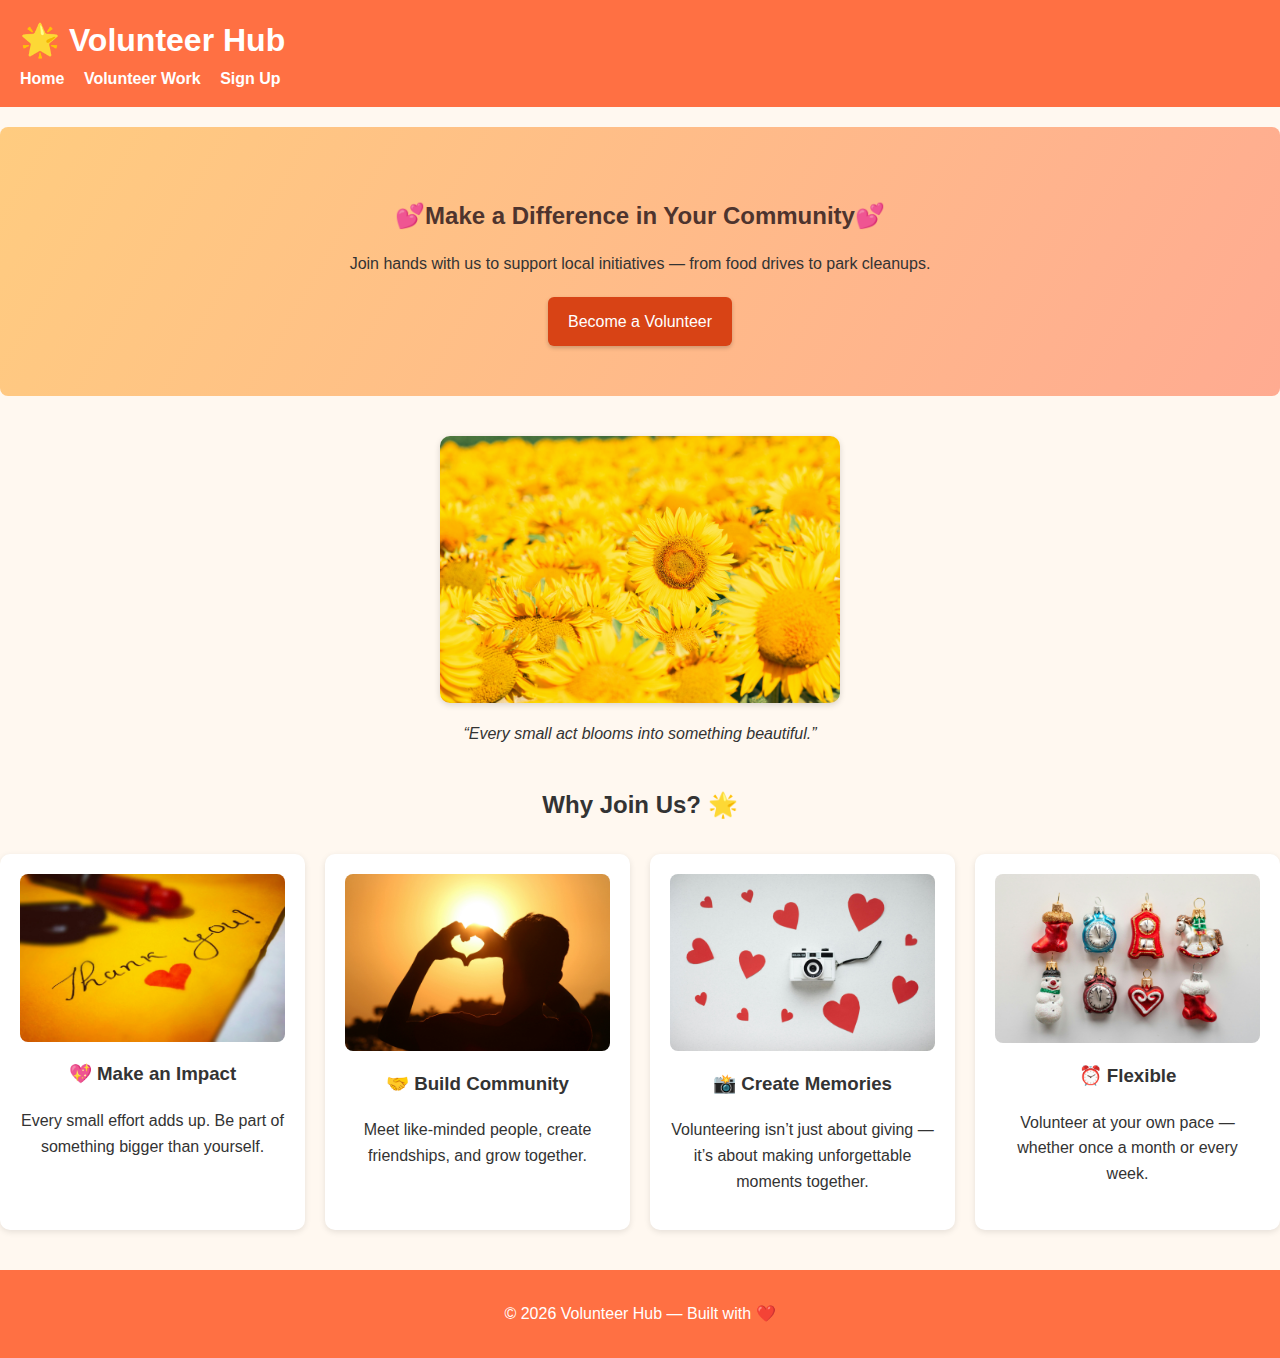
<file: index.html>
<!doctype html>
<html lang="en">
<head>
  <meta charset="utf-8" />
  <meta name="viewport" content="width=device-width, initial-scale=1" />
  <title>Volunteer With Us !!!</title>
  <link rel="stylesheet" href="styles.css" />
</head>
<body>
  <!-- Header -->
  <header class="site-header">
    <h1>🌟 Volunteer Hub</h1>
    <nav>
      <a href="index.html" aria-current="page">Home</a>
      <a href="volunteer-work.html">Volunteer Work</a>
      <a href="contact-google-form.html">Sign Up</a>
    </nav>
  </header>

  <!-- Hero Section -->
  <section class="hero">
    <h2>💕Make a Difference in Your Community💕</h2>
    <p>Join hands with us to support local initiatives — from food drives to park cleanups.</p>
    <a href="contact-google-form.html" class="button">Become a Volunteer</a>
  </section>

  <!-- Feature Image -->
  <section class="container" style="text-align:center; margin-top:40px;">
    <img src="images/flower.jpg" alt="Flower" style="max-width:400px; border-radius:10px; box-shadow:0 2px 6px rgba(0,0,0,0.15);" />
    <p style="margin-top:10px; font-style:italic;">“Every small act blooms into something beautiful.”</p>
  </section>

  <!-- Why Volunteer Section -->
<main class="container">
  <h2 style="text-align:center; margin-top:40px;">Why Join Us? 🌟</h2>
  <div class="grid">
    <div class="card">
      <img src="images/heart.jpg" alt="Make Impact" style="max-width:100%; border-radius:8px; margin-bottom:10px;" />
      <h3>💖 Make an Impact</h3>
      <p>Every small effort adds up. Be part of something bigger than yourself.</p>
    </div>
    <div class="card">
      <img src="images/hands.jpg" alt="Community Spirit" style="max-width:100%; border-radius:8px; margin-bottom:10px;" />
      <h3>🤝 Build Community</h3>
      <p>Meet like-minded people, create friendships, and grow together.</p>
    </div>
    <div class="card">
      <img src="images/memory.jpg" alt="Memorable Moments" style="max-width:100%; border-radius:8px; margin-bottom:10px;" />
      <h3>📸 Create Memories</h3>
      <p>Volunteering isn’t just about giving — it’s about making unforgettable moments together.</p>
   </div>
    <div class="card">
      <img src="images/cloc.jpg" alt="Flexible" style="max-width:100%; border-radius:8px; margin-bottom:10px;" />
      <h3>⏰ Flexible</h3>
      <p>Volunteer at your own pace — whether once a month or every week.</p>
    </div>
  </div>
</main>


  <!-- Footer -->
  <footer class="site-footer">
    <p>© <span id="year"></span> Volunteer Hub — Built with ❤️</p>
  </footer>

  <script>
    document.getElementById("year").textContent = new Date().getFullYear();
  </script>
</body>
</html>
</file>
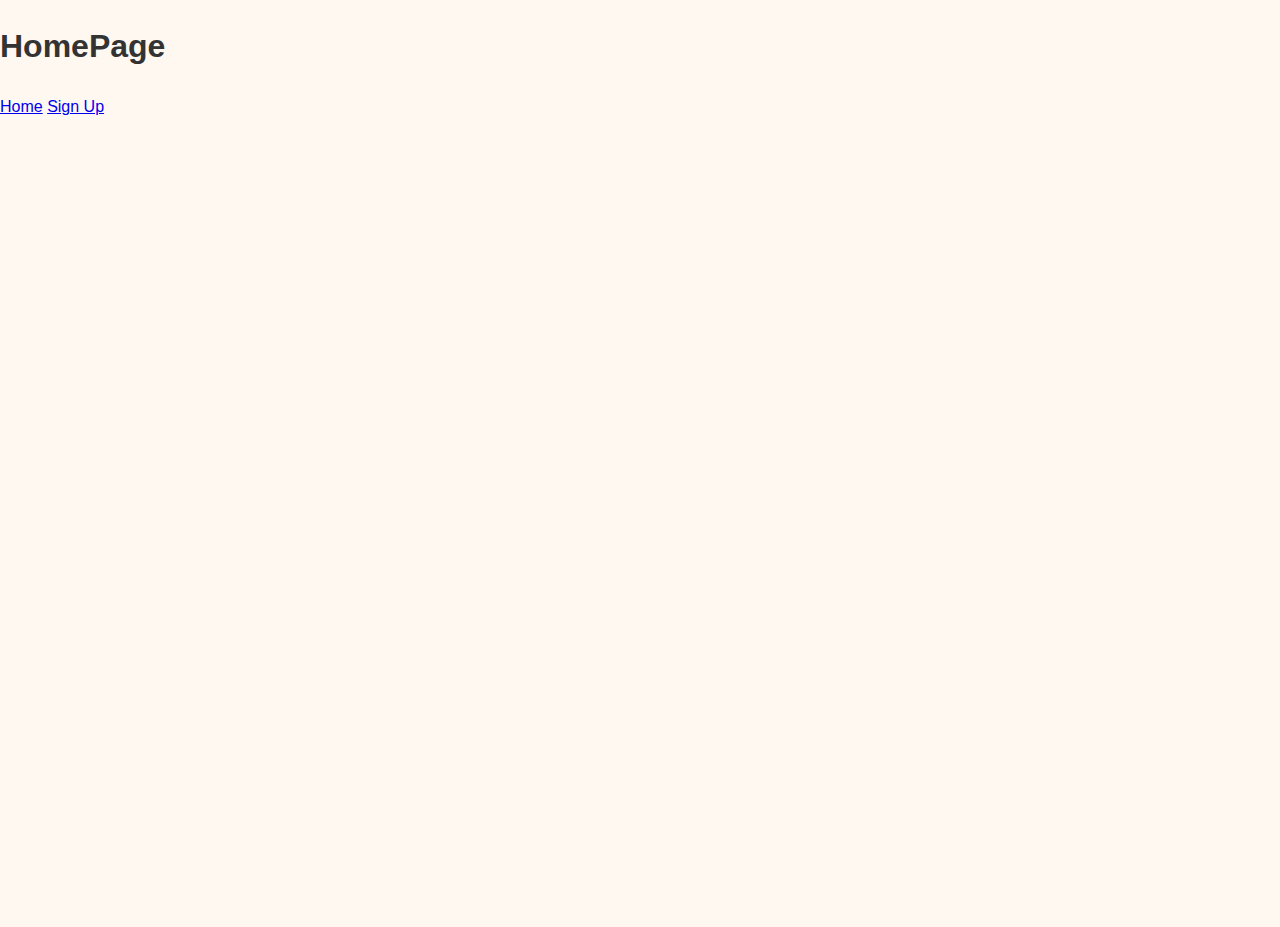
<file: contact-google-form.html>
<!doctype html>
<html lang="en">
<head>
  <meta charset="utf-8" />
  <meta name="viewport" content="width=device-width, initial-scale=1" />
  <title>Order — HomeMade Meals</title>
  <link rel="stylesheet" href="styles.css" />
</head>
<body>
  <header>
    <div class="container">
      <h1>HomePage</h1>
      <nav>
        <a href="index.html">Home</a>
        <a href="contact-google-form.html">Sign Up</a>
      </nav>
    </div>
  </header>


    <!-- Embedded Google Form -->
    <iframe 
      src="https://docs.google.com/forms/d/e/1FAIpQLSeBLki8vQwHJSxRJlp6e8QbBuE_gCaONTPDaoeOZ3BBMOJjJQ/viewform?embedded=true"
      width="100%" 
      height="800" 
      frameborder="0" 
      marginheight="0" 
      marginwidth="0">
      Loading…
    </iframe>
  </main>

  <script>
    document.getElementById("year").textContent = new Date().getFullYear();
  </script>
</body>
</html>
</file>
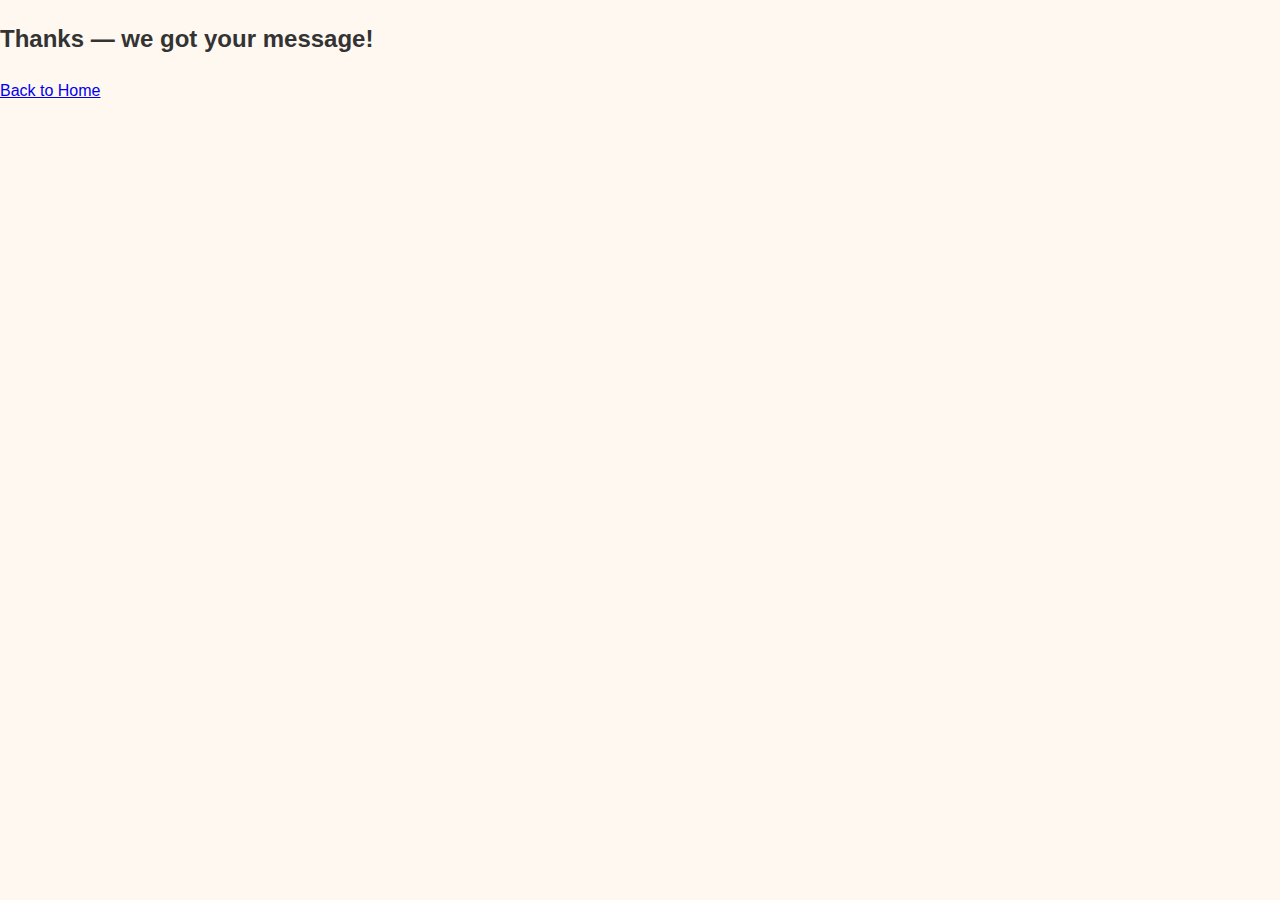
<file: thank-you.html>
<!doctype html>
<html>
<head><meta charset="utf-8"><title>Thanks!</title><link rel="stylesheet" href="styles.css"></head>
<body><main class="container"><h2>Thanks — we got your message!</h2><a href="index.html">Back to Home</a></main></body>
</html>
</file>
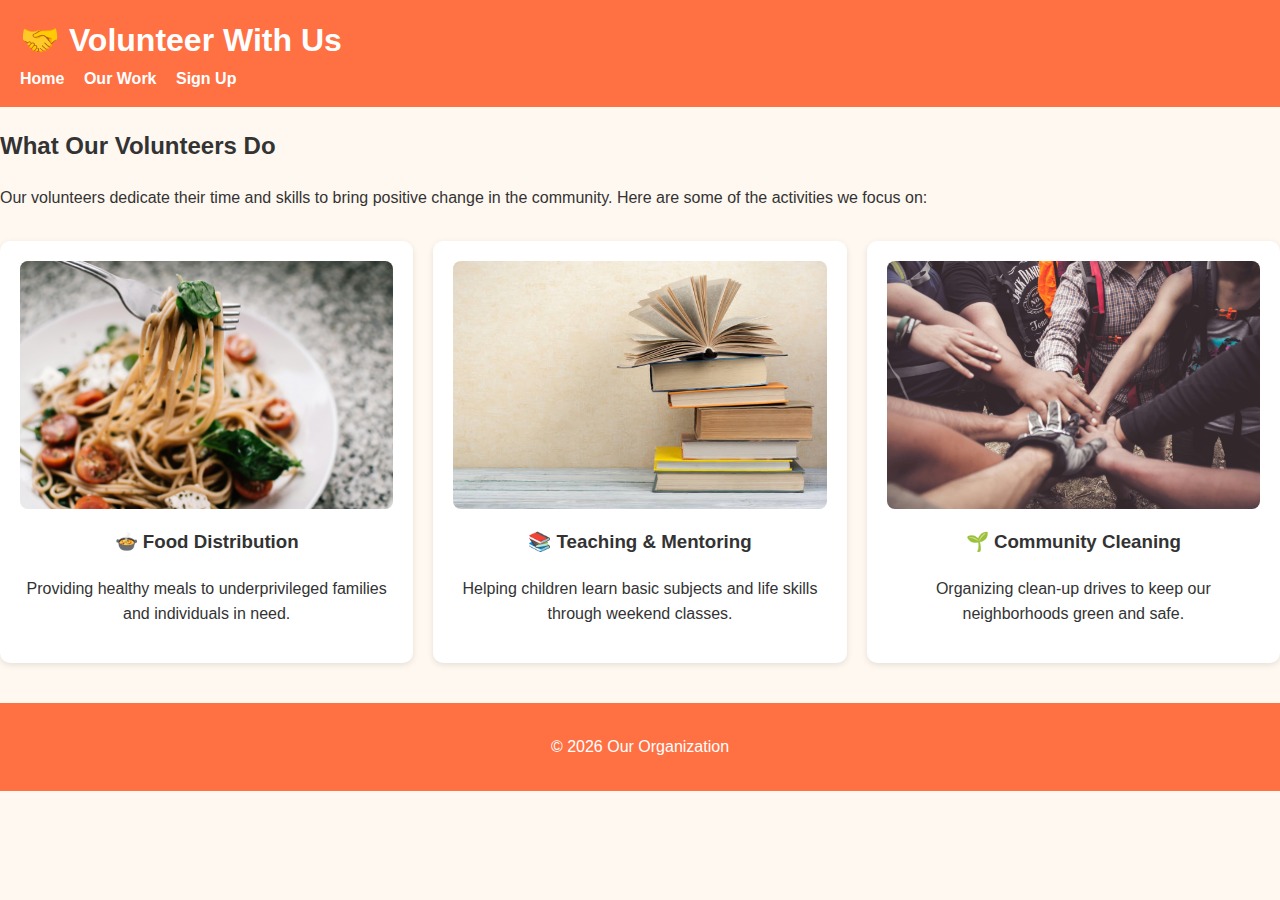
<file: volunteer-work.html>
<!doctype html>
<html lang="en">
<head>
  <meta charset="utf-8" />
  <meta name="viewport" content="width=device-width, initial-scale=1" />
  <title>Our Volunteer Work</title>
  <link rel="stylesheet" href="styles.css" />
</head>
<body>
  <header class="site-header">
    <div class="container">
      <h1>🤝 Volunteer With Us</h1>
      <nav>
        <a href="index.html">Home</a>
        <a href="volunteer-work.html" aria-current="page">Our Work</a>
        <a href="contact-google-form.html">Sign Up</a>
      </nav>
    </div>
  </header>

  <main class="container">
    <h2>What Our Volunteers Do</h2>
    <p>Our volunteers dedicate their time and skills to bring positive change in the community.  
       Here are some of the activities we focus on:</p>

    <section class="grid">
      <div class="card">
        <img src="images/food.jpg" alt="Food Distribution" style="width:100%; border-radius:8px;">
        <h3>🍲 Food Distribution</h3>
        <p>Providing healthy meals to underprivileged families and individuals in need.</p>
      </div>

      <div class="card">
        <img src="images/teaching.jpg" alt="Teaching Kids" style="width:100%; border-radius:8px;">
        <h3>📚 Teaching & Mentoring</h3>
        <p>Helping children learn basic subjects and life skills through weekend classes.</p>
      </div>

      <div class="card">
        <img src="images/community.jpg" alt="Community Cleaning" style="width:100%; border-radius:8px;">
        <h3>🌱 Community Cleaning</h3>
        <p>Organizing clean-up drives to keep our neighborhoods green and safe.</p>
      </div>
    </section>
  </main>

  <footer class="site-footer">
    <div class="container">
      <p>© <span id="year"></span> Our Organization</p>
    </div>
  </footer>

  <script>
    document.getElementById("year").textContent = new Date().getFullYear();
  </script>
</body>
</html>
</file>
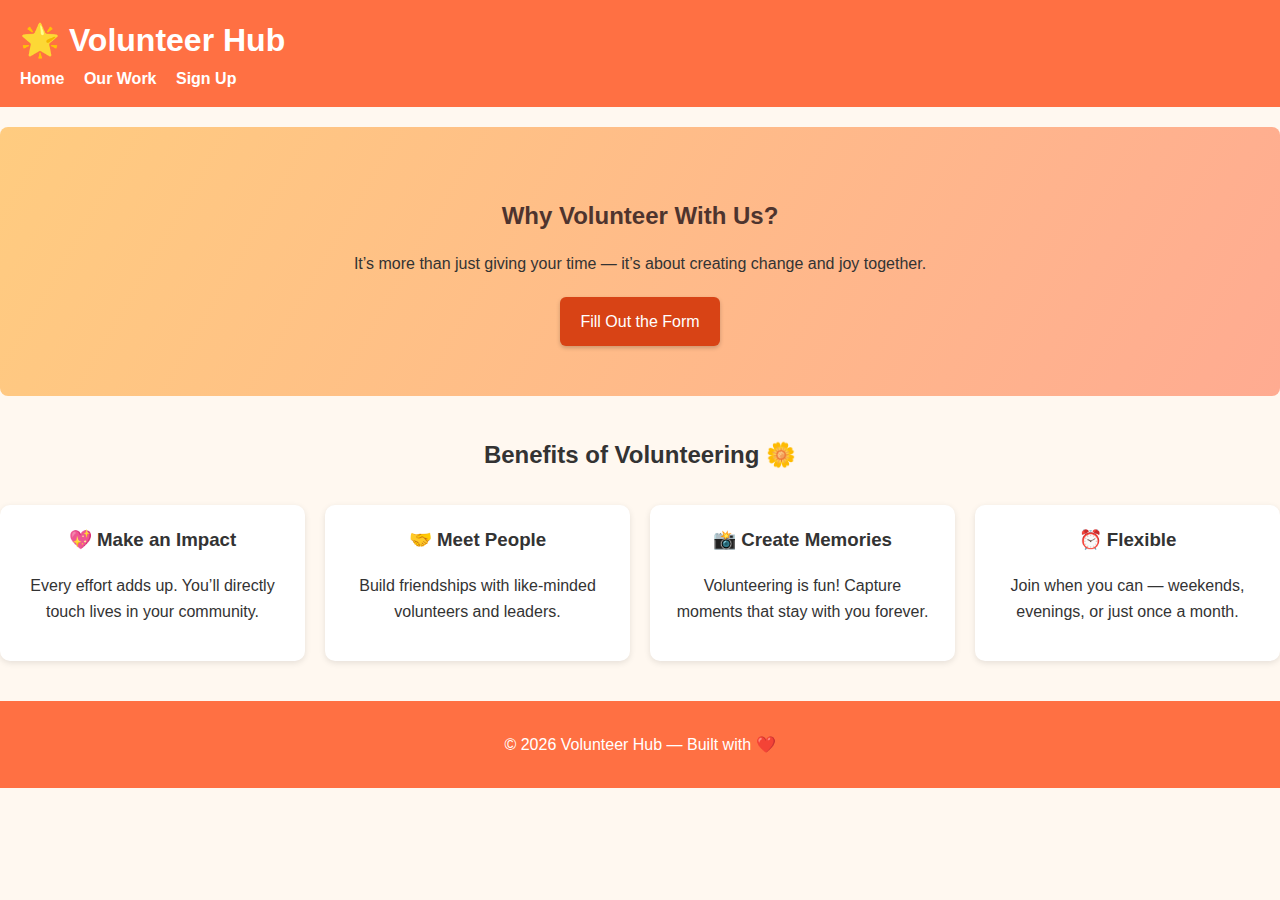
<file: volunteer.html>
<!doctype html>
<html lang="en">
<head>
  <meta charset="utf-8" />
  <meta name="viewport" content="width=device-width, initial-scale=1" />
  <title>Become a Volunteer</title>
  <link rel="stylesheet" href="styles.css" />
</head>
<body>
  <!-- Header -->
  <header class="site-header">
    <h1>🌟 Volunteer Hub</h1>
    <nav>
      <a href="index.html">Home</a>
      <a href="volunteer-work.html">Our Work</a>
      <a href="volunteer.html" aria-current="page">Sign Up</a>
    </nav>
  </header>

  <!-- Hero -->
  <section class="hero">
    <h2>Why Volunteer With Us?</h2>
    <p>It’s more than just giving your time — it’s about creating change and joy together.</p>
    <a href="contact-google-form.html" class="button">Fill Out the Form</a>
  </section>

  <!-- Benefits Grid -->
  <main class="container">
    <h2 style="text-align:center; margin-top:40px;">Benefits of Volunteering 🌼</h2>
    <div class="grid">
      <div class="card">
        <h3>💖 Make an Impact</h3>
        <p>Every effort adds up. You’ll directly touch lives in your community.</p>
      </div>
      <div class="card">
        <h3>🤝 Meet People</h3>
        <p>Build friendships with like-minded volunteers and leaders.</p>
      </div>
      <div class="card">
        <h3>📸 Create Memories</h3>
        <p>Volunteering is fun! Capture moments that stay with you forever.</p>
      </div>
      <div class="card">
        <h3>⏰ Flexible</h3>
        <p>Join when you can — weekends, evenings, or just once a month.</p>
      </div>
    </div>
  </main>

  <!-- Footer -->
  <footer class="site-footer">
    <p>© <span id="year"></span> Volunteer Hub — Built with ❤️</p>
  </footer>

  <script>
    document.getElementById("year").textContent = new Date().getFullYear();
  </script>
</body>
</html>
</file>
<file: styles.css>
body {
  font-family: 'Segoe UI', sans-serif;
  margin: 0;
  padding: 0;
  line-height: 1.6;
  background: #fff8f0;
  color: #333;
}

/* Header */
.site-header {
  background: #ff7043;
  color: #fff;
  padding: 15px 20px;
}
.site-header h1 {
  margin: 0;
}
.site-header nav a {
  color: #fff;
  margin-right: 15px;
  text-decoration: none;
  font-weight: bold;
}
.site-header nav a:hover {
  text-decoration: underline;
}

/* Hero Section */
.hero {
  text-align: center;
  padding: 50px 20px;
  background: linear-gradient(120deg, #ffcc80, #ffab91);
  border-radius: 8px;
  margin: 20px 0;
}
.hero h2 {
  margin-bottom: 10px;
  color: #4e342e;
}
.hero p {
  margin-bottom: 20px;
}
.button {
  display: inline-block;
  background: #d84315;
  color: #fff;
  padding: 12px 20px;
  border-radius: 6px;
  text-decoration: none;
  transition: all 0.2s ease;
  cursor: pointer;
  box-shadow: 0 2px 4px rgba(0,0,0,0.2);
}
.button:hover {
  background: #bf360c;
  transform: translateY(-2px);
}


/* Cards */
.grid {
  display: grid;
  grid-template-columns: repeat(auto-fit, minmax(250px, 1fr));
  gap: 20px;
  margin-top: 30px;
}
.card {
  background: #fff;
  padding: 20px;
  border-radius: 10px;
  box-shadow: 0px 2px 6px rgba(0,0,0,0.1);
  text-align: center;
  transition: transform 0.2s ease;
}
.card img {
  width: 100%;
  border-radius: 8px;
  margin-bottom: 10px;
}
.card:hover {
  transform: scale(1.03);
}
.card h3 {
  margin-top: 0;
}
@media (max-width: 600px) {
  .hero {
    padding: 30px 15px;
  }
  .grid {
    gap: 15px;
  }
}

/* Footer */
.site-footer {
  background: #ff7043;
  color: #fff;
  text-align: center;
  padding: 15px 20px;
  margin-top: 40px;
}
.site-footer a {
  color: #fff59d;
  text-decoration: none;
}
</file>
